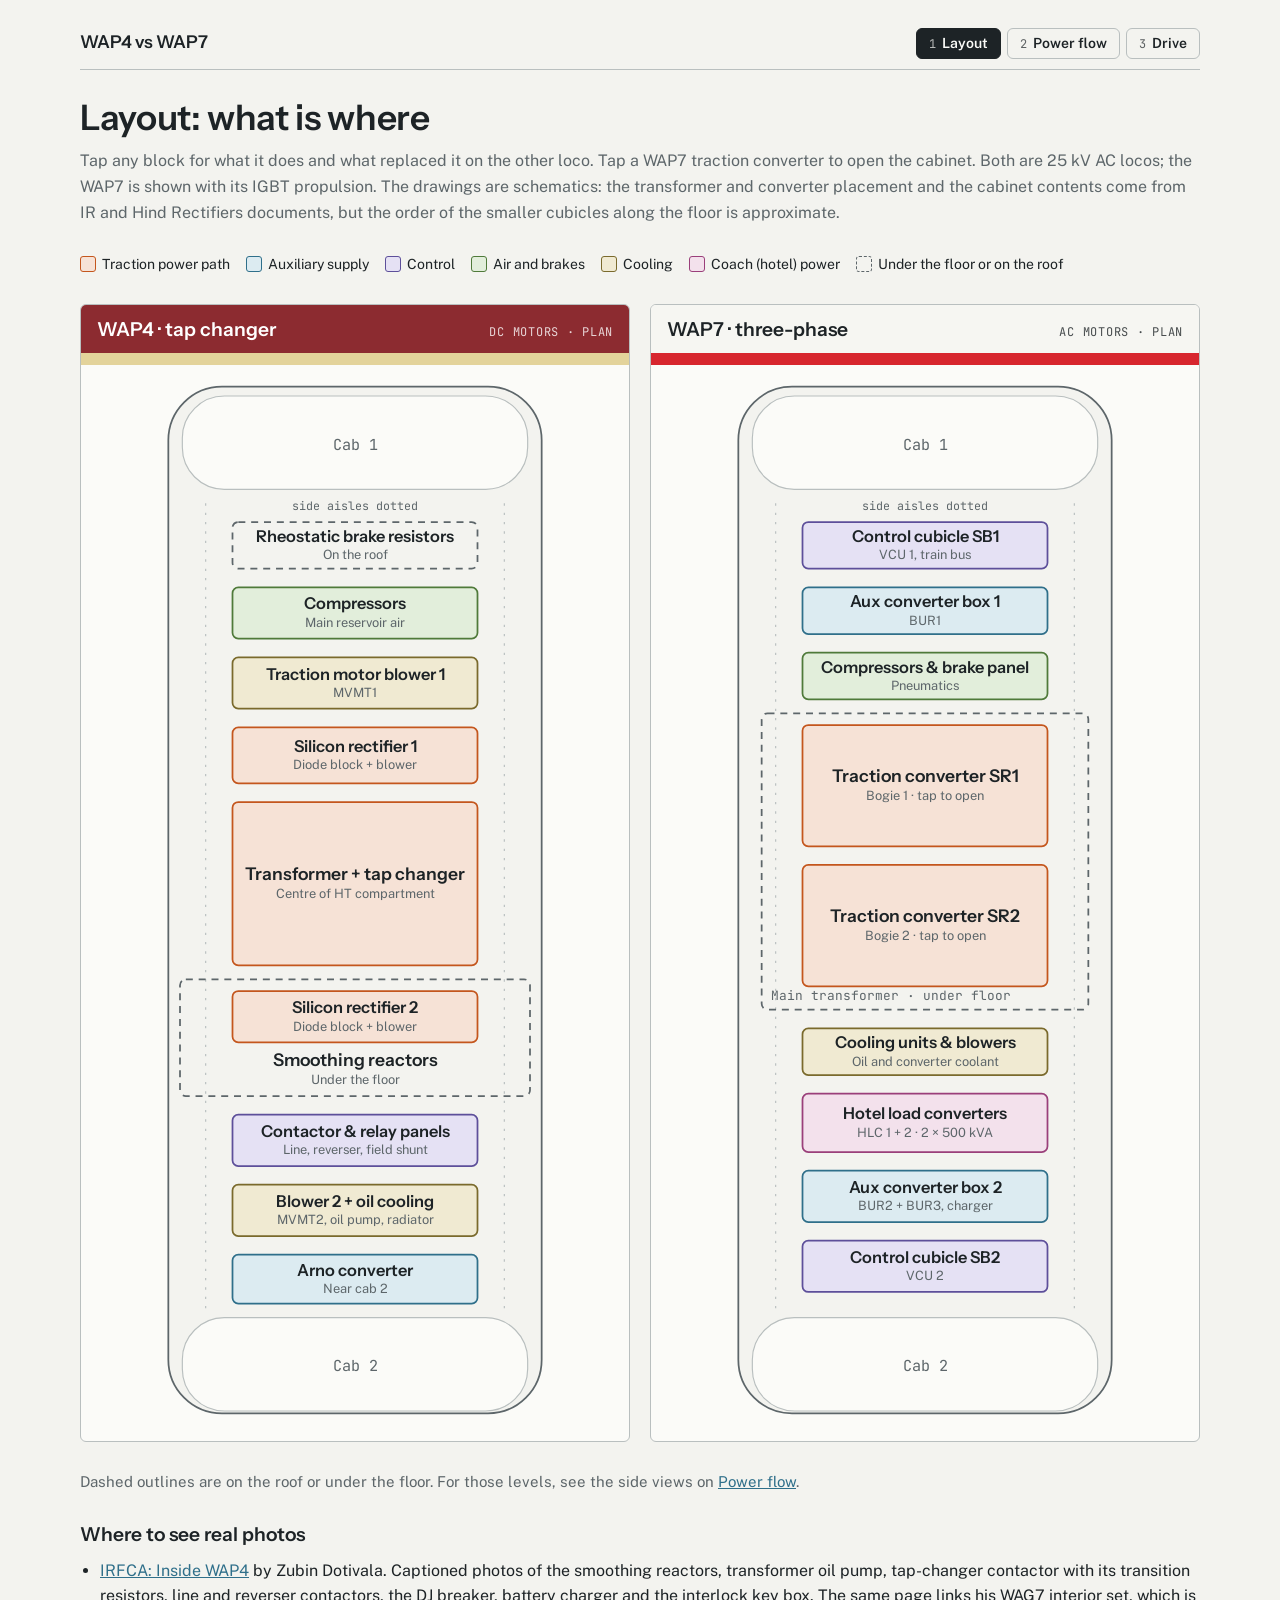
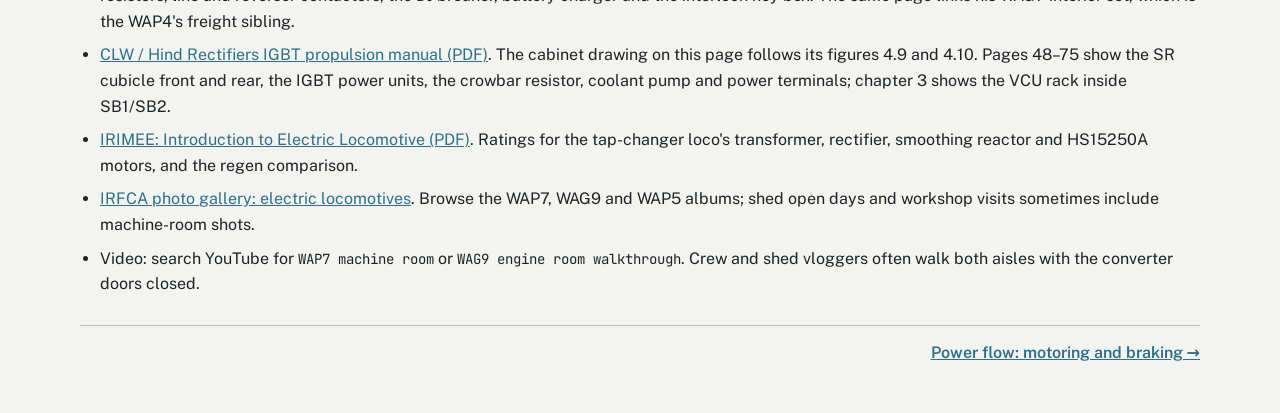
<file: index.html>
<!doctype html>
<html lang="en">
<head>
<meta charset="utf-8">
<meta name="viewport" content="width=device-width, initial-scale=1, viewport-fit=cover">
<meta name="description" content="Tappable plan and side views of the WAP4 and IGBT WAP7 locomotive machine rooms, with the WAP7 traction converter cabinet opened up.">
<style>:root{color-scheme:light}body{margin:0}img{max-width:100%}[hidden]{display:none!important}</style>
<title>WAP4 vs WAP7 Machine Rooms</title>
<link rel="preconnect" href="https://fonts.googleapis.com">
<link rel="stylesheet" href="https://fonts.googleapis.com/css2?family=Instrument+Sans:wght@500;600&family=Public+Sans:wght@400;600&family=JetBrains+Mono:wght@400;600&display=swap">
<link rel="stylesheet" href="style.css">
</head>
<body>
<div class="wrap">
  <nav class="site" aria-label="Pages">
    <a class="brand" href="./">WAP4 vs WAP7</a>
    <div class="tabs">
      <a href="./" aria-current="page"><span>1</span>Layout</a>
      <a href="power.html"><span>2</span>Power flow</a>
      <a href="drive.html"><span>3</span>Drive</a>
    </div>
  </nav>
  <header>
    <h1>Layout: what is where</h1>
    <p class="lede">Tap any block for what it does and what replaced it on the other loco. Tap a WAP7 traction converter to open the cabinet. Both are 25 kV AC locos; the WAP7 is shown with its IGBT propulsion. The drawings are schematics: the transformer and converter placement and the cabinet contents come from IR and Hind Rectifiers documents, but the order of the smaller cubicles along the floor is approximate.</p>
  </header>

  <div class="legend" aria-label="Legend">
    <span><i class="sw" style="background:var(--power-bg);border-color:var(--power)"></i>Traction power path</span>
    <span><i class="sw" style="background:var(--aux-bg);border-color:var(--aux)"></i>Auxiliary supply</span>
    <span><i class="sw" style="background:var(--ctrl-bg);border-color:var(--ctrl)"></i>Control</span>
    <span><i class="sw" style="background:var(--air-bg);border-color:var(--air)"></i>Air and brakes</span>
    <span><i class="sw" style="background:var(--cool-bg);border-color:var(--cool)"></i>Cooling</span>
    <span><i class="sw" style="background:var(--hotel-bg);border-color:var(--hotel)"></i>Coach (hotel) power</span>
    <span><i class="sw dash"></i>Under the floor or on the roof</span>
  </div>

  <div class="layoutgrid">
    <figure class="liv4">
      <figcaption class="livhead"><h2>WAP4 · tap changer</h2><span class="note">DC motors · plan</span></figcaption>
      <svg class="plan" id="p4" viewBox="0 0 360 900" role="img" aria-label="Schematic floor plan of a WAP4 locomotive"></svg>
    </figure>
    <figure class="liv7">
      <figcaption class="livhead"><h2>WAP7 · three-phase</h2><span class="note">AC motors · plan</span></figcaption>
      <svg class="plan" id="p7" viewBox="0 0 360 900" role="img" aria-label="Schematic floor plan of a WAP7 locomotive"></svg>
    </figure>
    <dialog class="panel pop" id="panel" aria-labelledby="ptitle"></dialog>
  </div>
  <p class="cap">Dashed outlines are on the roof or under the floor. For those levels, see the side views on <a href="power.html">Power flow</a>.</p>


  <section class="sources">
    <h2>Where to see real photos</h2>
    <ul>
      <li><a href="https://irfca.org/members/sites/zubin/WAP4.html">IRFCA: Inside WAP4</a> by Zubin Dotivala. Captioned photos of the smoothing reactors, transformer oil pump, tap-changer contactor with its transition resistors, line and reverser contactors, the DJ breaker, battery charger and the interlock key box. The same page links his WAG7 interior set, which is the WAP4's freight sibling.</li>
      <li><a href="https://clw.indianrailways.gov.in/uploads/3phase/Operatinal%20%26%20maintance%20%26%20troubleshoting%20manual.pdf">CLW / Hind Rectifiers IGBT propulsion manual (PDF)</a>. The cabinet drawing on this page follows its figures 4.9 and 4.10. Pages 48–75 show the SR cubicle front and rear, the IGBT power units, the crowbar resistor, coolant pump and power terminals; chapter 3 shows the VCU rack inside SB1/SB2.</li>
      <li><a href="https://rskr.irimee.in/sites/default/files/Electric%20Locomotive.pdf">IRIMEE: Introduction to Electric Locomotive (PDF)</a>. Ratings for the tap-changer loco's transformer, rectifier, smoothing reactor and HS15250A motors, and the regen comparison.</li>
      <li><a href="https://irfca.org/gallery/Locos/Electric/">IRFCA photo gallery: electric locomotives</a>. Browse the WAP7, WAG9 and WAP5 albums; shed open days and workshop visits sometimes include machine-room shots.</li>
      <li>Video: search YouTube for <code>WAP7 machine room</code> or <code>WAG9 engine room walkthrough</code>. Crew and shed vloggers often walk both aisles with the converter doors closed.</li>
    </ul>
  </section>

  <nav class="pager" aria-label="Next page"><span></span><a href="power.html">Power flow: motoring and braking →</a></nav>
</div>

<script src="common.js"></script>
<script>
const W4=[
 {id:"rb4",y:126,h:40,cat:"power",off:true,t:"Rheostatic brake resistors",s:"On the roof",d:"Resistor grids that burn off braking energy as heat, cooled by a blower. Braking effort falls away at low speed because the grid current limits it.",vs:"WAP7: braking is regenerative through the traction converters, so energy goes back to the overhead line. Its only resistor is the crowbar, for voltage spikes."},
 {id:"cp4",y:182,h:44,cat:"air",t:"Compressors",s:"Main reservoir air",d:"Motor-driven compressors fed with 3-phase power from the Arno, plus the brake equipment and cut-out cocks.",vs:"WAP7: same job, with the compressors run from the IGBT auxiliary converters and a modern brake panel."},
 {id:"mv4a",y:242,h:44,cat:"cool",t:"Traction motor blower 1",s:"MVMT1",d:"Forces air down to the DC traction motors on bogie 1.",vs:"WAP7: one blower per bogie as well, but its speed is varied by the auxiliary converter to save energy."},
 {id:"rc4a",y:302,h:48,cat:"power",t:"Silicon rectifier 1",s:"Diode block + blower",d:"A passive bridge of S18FN350 diodes, 64 per bridge, rated about 2700 A and 1050 V per block. It turns the transformer's AC into DC for the motors, has no control of its own, and is cooled by a dedicated blower.",vs:"WAP7: replaced by the line converters inside SR1/SR2, which are controlled switches and can run power in reverse for regen."},
 {id:"tr4",y:366,h:140,cat:"power",t:"Transformer + tap changer",s:"Centre of HT compartment",d:"A 12.2-tonne oil-cooled transformer standing inside the loco, rated about 5400 kVA, with the tap changer (GR) on top. 32 tap positions raise the motor voltage in roughly 32 V steps, notch by notch, using contactors and transition resistors.",vs:"WAP7: the transformer is slung under the floor and has no taps. Voltage control happens electronically in the line converters."},
 {id:"rc4b",y:528,h:44,cat:"power",t:"Silicon rectifier 2",s:"Diode block + blower",d:"Second diode bridge, paralleled with the first on the AC side.",vs:"WAP7: line converters in SR1/SR2."},
 {id:"sl4",y:518,h:100,cat:"power",off:true,x:30,w:300,t:"Smoothing reactors",s:"Under the floor",d:"SL-30 iron-cored coils, about 2.7 mH, rated 1250 V and 1050 A. They smooth the bumpy rectified DC before it reaches the motors, each with its own blower.",vs:"WAP7: the DC-link capacitor bank and the 100 Hz resonant filter do this job."},
 {id:"ct4",y:634,h:44,cat:"ctrl",t:"Contactor & relay panels",s:"Line, reverser, field shunt",d:"Electromagnetic contactors and relays: line contactors, the reverser, braking changeover, and the field-weakening contactors behind the driver's MPS lever. The interlock key box sits nearby.",vs:"WAP7: SB1/SB2 cabinets with the VCU computers. Direction and field weakening are software in the inverters."},
 {id:"mv4b",y:694,h:44,cat:"cool",t:"Blower 2 + oil cooling",s:"MVMT2, oil pump, radiator",d:"Second traction motor blower, plus the pump and radiator blower that cool the transformer oil.",vs:"WAP7: cooling units that handle both transformer oil and the converter coolant."},
 {id:"ar4",y:754,h:42,cat:"aux",t:"Arno converter",s:"Near cab 2",d:"A rotating machine that turns the single-phase 415 V auxiliary winding into 3-phase for blowers and compressors. Many units were later retrofitted with static converters.",vs:"WAP7: three IGBT auxiliary converters (BUR1–3) in two boxes, giving variable-frequency power."}
];
const W7=[
 {id:"sb1",y:126,h:40,cat:"ctrl",t:"Control cubicle SB1",s:"VCU 1, train bus",d:"Low-voltage cabinet with Vehicle Control Unit 1: a rack of 6U cards (processor, digital and analog I/O, power supplies) in a sealed case with a heat exchanger. It also holds the train-bus module for multiple-unit working.",vs:"WAP4: relay and contactor panels, with the driver doing the logic by hand."},
 {id:"bur1",y:182,h:40,cat:"aux",t:"Aux converter box 1",s:"BUR1",d:"130 kVA IGBT converter that makes 415 V 3-phase at variable frequency from the transformer's 1000 V auxiliary winding. Air-cooled by the machine-room blowers.",vs:"WAP4: the Arno rotary converter."},
 {id:"cp7",y:238,h:40,cat:"air",t:"Compressors & brake panel",s:"Pneumatics",d:"Air supply and the electro-pneumatic brake panel.",vs:"WAP4: similar compressors on Arno power."},
 {id:"tr7",y:290,h:254,cat:"power",off:true,x:40,w:280,t:"",s:"",name:"Main transformer",d:"An oil-cooled transformer slung under the middle of the underframe. It has four 1269 V traction windings (two per converter), a 1000 V auxiliary winding and a filter winding, and its tank also holds the 100 Hz resonant chokes for the converters. On WAP7s built for head-on generation (HOG) there is no separate hotel transformer: the main transformer carries hotel load windings instead. The 7775 kVA version has two, 622.5 kVA at 960 V, one per hotel load converter; the first HOG locos had a single 945 kVA, 750 V winding.",vs:"WAP4: a transformer standing inside the HT compartment, with a tap changer on top."},
 {id:"sr1",y:300,h:104,cat:"power",t:"Traction converter SR1",s:"Bogie 1 · tap to open",cab:true,d:"A 2.7-tonne stainless-steel cabinet, about 2.1 m tall and 1.1 m deep, holding the whole power chain for bogie 1: line converters, DC link and three motor inverters. The drawing below opens it up.",vs:"WAP4: diode rectifier, smoothing reactor, tap changer and contactors, spread over several boxes."},
 {id:"sr2",y:420,h:104,cat:"power",t:"Traction converter SR2",s:"Bogie 2 · tap to open",cab:true,d:"Identical to SR1 and feeds the three motors on bogie 2. If one converter fails, the loco can carry on with the other.",vs:"WAP4: one shared rectifier set for all six motors."},
 {id:"cl7",y:560,h:40,cat:"cool",t:"Cooling units & blowers",s:"Oil and converter coolant",d:"Radiators and blowers for the transformer oil and for the converters' water-glycol coolant, plus the traction motor blowers. The IGBT retrofit reused the radiator section that once cooled oil-filled GTO converters.",vs:"WAP4: separate blowers for motors, rectifiers and smoothing reactors."},
 {id:"hlc",y:616,h:50,cat:"hotel",t:"Hotel load converters",s:"HLC 1 + 2 · 2 × 500 kVA",d:"Coach power for head-on generation (HOG). Two 500 kVA IGBT converters, each fed from its own hotel load winding in the main transformer, turn single-phase AC into 750 V, 3-phase, 50 Hz for the train; each coach steps it down to 415 V. Inside each: input and pre-charge contactors, a line converter, a DC link, an inverter, then a sine filter and an RC filter to clean up the output. Forced-air cooled, in stainless-steel cubicles. The output leaves through inter-vehicle (IV) couplers at both ends of the loco. The driver closes the input contactor with the BLHO switch on the desk, and has to close it again after every neutral section. Only on WAP7s built or fitted for HOG; the position along the floor here is approximate.",vs:"WAP4: no coach supply. Its trains take coach power from generator cars with diesel sets at the ends of the rake (end-on generation)."},
 {id:"bur2",y:682,h:44,cat:"aux",t:"Aux converter box 2",s:"BUR2 + BUR3, charger",d:"Two more 130 kVA auxiliary converters and the battery charger. Loads are shared so the loco keeps running if one BUR is isolated.",vs:"WAP4: Arno converter and a separate battery charger."},
 {id:"sb2",y:742,h:44,cat:"ctrl",t:"Control cubicle SB2",s:"VCU 2",d:"Second VCU, running as a backup that can take over the master role.",vs:"WAP4: no equivalent."}
];

const PARTS=[
 {id:"crow",x:120,y:14,w:140,h:28,cat:"power",t:"Crowbar resistor",s:"",d:"A 2.5 Ω resistor on the cabinet roof behind an open grid, cooled by machine-room air. A chopper leg switches it in when the DC link spikes, for example on wheel slip or pantograph bounce. It can take about 1 MJ per event, a few in a row, then needs ten minutes to cool. It also drains the DC link in under 2 seconds at shutdown. It does not absorb braking energy."},
 {id:"caps",x:30,y:62,w:200,h:44,cat:"power",t:"DC-link capacitors",s:"2800 V bank",d:"The DC link itself: a bank of large capacitor cans on flat laminated copper busbars, held at about 2800 V. It is the buffer between the line converters and the inverters. Passive discharge resistors bring it below 60 V within 10 minutes once the converter is off, and a mid-point earthing divider with current sensors watches for earth faults."},
 {id:"mipu",x:30,y:118,w:200,h:64,cat:"power",t:"Inverter units ×5",s:"MIPU · 4 IGBTs each",d:"Each unit is four 4500 V, 1200 A IGBTs on a liquid-cooled plate, with their gate drivers, about 42 kg. Five units give ten switching legs: three per motor for the three motors, plus the crowbar chopper leg. They switch at 100–400 Hz and produce 0–2180 V at 0–175 Hz, 370 A per motor continuous. In braking the same legs rectify the motors' output back into the DC link."},
 {id:"lcpu",x:30,y:194,w:200,h:64,cat:"power",t:"Line converter units ×4",s:"LCPU · 4 IGBTs each",d:"Same hardware as the inverter units, but each unit's four IGBTs are paralleled into one heavy phase leg, with master-slave gate drivers so the current shares evenly. Two units make one 4-quadrant converter on one 1269 V transformer winding; the cabinet has two such converters, switching at 250 Hz and interleaved so the line sees a clean sine wave at unity power factor."},
 {id:"hx",x:30,y:270,w:200,h:50,cat:"cool",t:"Heat exchangers + fans",s:"Water-to-air, inside",d:"The power compartment is sealed (IP54). Two internal water-to-air heat exchangers with fans stir the air inside it, cooling the capacitors, busbars and cables that are not on cold plates."},
 {id:"pump",x:30,y:332,w:200,h:50,cat:"cool",t:"Coolant pump & vessel",s:"Water-ethylene glycol",d:"A pump on the cabinet's left wall drives a water-ethylene glycol mix through the IGBT cold plates and out to the loco's radiator. The loop carries away up to about 49 kW of losses at about 60 °C inlet. An expansion tank with a level gauge sits beside it."},
 {id:"ctl",x:246,y:62,w:104,h:84,cat:"ctrl",t:"Control rack",s:"TCU cards",d:"The converter's own computer: DSP processor cards, fibre-optic PWM links to every gate driver, speed-sensor and analog input cards, and an MVB link to the loco's VCUs. It regulates the DC link, runs the motor control and trips the converter on faults. Rated for −40 to +85 °C."},
 {id:"k1",x:246,y:158,w:104,h:54,cat:"power",t:"Contactors",s:"Main + pre-charge",d:"The pre-charge contactor closes first, feeding the DC link through charging resistors so the capacitors fill gently. Then the main contactor closes and the converter runs. Some voltage and current sensors share this compartment."},
 {id:"k2",x:246,y:220,w:104,h:54,cat:"ctrl",t:"Earthing switch",s:"+ voltage LED",d:"Shorts and grounds the DC link and resonant capacitors for maintenance. It is part of the colour-coded key interlock: the cabinet door keys are only released once both converters' earthing switches are closed. An LED above it flashes while dangerous voltage remains."},
 {id:"res",x:246,y:282,w:104,h:44,cat:"power",t:"Resonant caps",s:"100 Hz filter",d:"Single-phase rectification makes the DC link ripple at twice line frequency. These capacitors, with the choke inside the transformer tank, form a filter tuned to 100 Hz that soaks that ripple up."},
 {id:"term",x:246,y:334,w:104,h:48,cat:"aux",t:"Power terminals",s:"Cable entry",d:"Where the heavy cables bolt on: 320 mm² cables from the two transformer windings and the resonant choke, and 2 × 120 mm² cables per phase out to each of the three motors."}
];
const all={};
function drawPlan(svg,list,loco){
  svg.append(el("rect",{x:20,y:10,width:320,height:880,rx:46,fill:"var(--bg)",stroke:"var(--muted)","stroke-width":1.5}));
  for(const [y,lab] of [[18,"Cab 1"],[808,"Cab 2"]]){
    svg.append(el("rect",{x:32,y,width:296,height:80,rx:36,fill:"var(--paper)",stroke:"var(--line)"}));
    txt(svg,180,y+46,lab,{fill:"var(--muted)",f:"var(--mono)",size:13});
  }
  for(const x of [52,308])svg.append(el("line",{x1:x,y1:110,x2:x,y2:800,stroke:"var(--line)","stroke-dasharray":"2 6"}));
  const order=[...list].sort((a,b)=>(b.off?1:0)-(a.off?1:0));
  for(const b of order){
    const g=el("g",{class:"blk",tabindex:0,role:"button","aria-label":b.name||b.t});
    const x=b.x??75,w=b.w??210;
    g.append(el("rect",{x,y:b.y,width:w,height:b.h,rx:5,fill:b.off?"none":`var(--${b.cat}-bg)`,stroke:b.off?"var(--muted)":`var(--${b.cat})`,"stroke-width":1.5,"stroke-dasharray":b.off?"6 5":"none"}));
    if(b.t){
      const low=b.id==="sl4";const cy=low?b.y+b.h-12:b.y+b.h/2;
      const t1=el("text",{x:x+w/2,y:low?cy-14:cy-(b.s?3:-5),"text-anchor":"middle",fill:"var(--ink)","font-family":"var(--display)","font-weight":600,"font-size":b.h>=60?15:14});t1.textContent=b.t;g.append(t1);
      if(b.s){const t2=el("text",{x:x+w/2,y:low?cy+2:cy+12,"text-anchor":"middle",fill:"var(--muted)","font-size":11});t2.textContent=b.s;g.append(t2)}
    }else{
      const t=el("text",{x:x+8,y:b.y+b.h-8,fill:"var(--muted)","font-family":"var(--mono)","font-size":11});t.textContent="Main transformer · under floor";g.append(t);
    }
    g.addEventListener("click",()=>pick(loco,b.id));
    g.addEventListener("keydown",e=>{if(e.key==="Enter"||e.key===" "){e.preventDefault();pick(loco,b.id)}});
    svg.append(g);all[b.id]={b,g,loco};
  }
  txt(svg,180,116,"side aisles dotted",{fill:"var(--muted)",f:"var(--mono)",size:10});
}
const names={power:"Traction power path",aux:"Auxiliary supply",ctrl:"Control",air:"Air and brakes",cool:"Cooling",hotel:"Coach (hotel) power"};
function cabinet(which){
  const wrap=document.createElement("div");wrap.className="cab";
  const svg=el("svg",{viewBox:"0 0 380 400",role:"img","aria-label":`Front view of the ${which} IGBT traction converter cabinet`});
  svg.append(el("rect",{x:20,y:48,width:340,height:342,rx:6,fill:"var(--bg)",stroke:"var(--muted)","stroke-width":2}));
  svg.append(el("line",{x1:238,y1:48,x2:238,y2:390,stroke:"var(--muted)","stroke-width":1.5}));
  for(let i=0;i<7;i++)svg.append(el("line",{x1:128+i*20,y1:14,x2:128+i*20,y2:42,stroke:"var(--power)","stroke-width":1,opacity:.5}));
  const info=document.createElement("div");info.className="partinfo";
  const gs={};
  for(const p of PARTS){
    const g=el("g",{class:"part",tabindex:0,role:"button","aria-label":p.t});
    g.append(el("rect",{x:p.x,y:p.y,width:p.w,height:p.h,rx:4,fill:`var(--${p.cat}-bg)`,stroke:`var(--${p.cat})`,"stroke-width":1.5,"fill-opacity":p.id==="crow"?.85:1}));
    if(p.id==="mipu"||p.id==="lcpu"){const n=p.id==="mipu"?5:4;for(let i=0;i<n;i++)g.append(el("rect",{x:p.x+8+i*(184/n),y:p.y+36,width:184/n-6,height:20,rx:2,fill:"var(--paper)",stroke:`var(--${p.cat})`}))}
    const ty=(p.id==="mipu"||p.id==="lcpu")?p.y+16:p.y+p.h/2-(p.s?2:-4);
    const t1=el("text",{x:p.x+p.w/2,y:ty,"text-anchor":"middle",fill:"var(--ink)","font-weight":600,"font-size":12});t1.textContent=p.t;g.append(t1);
    if(p.s){const t2=el("text",{x:p.x+p.w/2,y:ty+14,"text-anchor":"middle",fill:"var(--muted)","font-size":11});t2.textContent=p.s;g.append(t2)}
    const go=()=>{for(const k in gs)gs[k].classList.toggle("on",k===p.id);info.innerHTML=`<div class="tag" style="color:var(--${p.cat})">${which} cabinet · ${names[p.cat]}</div><h4>${p.t}</h4><p>${p.d}</p>`};
    g.addEventListener("click",go);g.addEventListener("keydown",e=>{if(e.key==="Enter"||e.key===" "){e.preventDefault();go()}});
    svg.append(g);gs[p.id]=g;
    if(p.id==="caps")go();
  }
  wrap.append(svg,info);
  const foot=document.createElement("p");foot.className="vs";foot.style.gridColumn="1/-1";
  foot.textContent="Front view after Hind Rectifiers' HR-TC2400AC (figures 4.9–4.10), simplified. Medha, BHEL and other makes fit the same mounting points and cable connections, so their outside is similar but the inner layout differs. Tap a part.";
  wrap.append(foot);
  return wrap;
}
const panel=document.getElementById("panel");
function pick(loco,id){
  for(const k in all)all[k].g.classList.toggle("on",k===id);
  const {b}=all[id];
  const p=panel;
  p.className="panel pop liv"+loco.slice(-1);
  p.innerHTML=`<div class="tag livhead"><span>${loco}</span><button type="button" class="x" aria-label="Close">×</button></div><div class="tag" style="color:var(--${b.cat})">${names[b.cat]}${b.off?" · under floor or on roof":""}</div><h3 id="ptitle">${b.name||b.t}</h3><p>${b.d}</p><p class="vs">${b.vs}</p>`;
  if(b.cab)p.append(cabinet(id.toUpperCase()));
  p.querySelector(".x").onclick=()=>p.close();
  if(!p.open)p.showModal();
  p.scrollTop=0;
}
// close on a click on the backdrop, i.e. outside the dialog's box
panel.addEventListener("click",e=>{if(e.target!==panel)return;const r=panel.getBoundingClientRect();if(e.clientX<r.left||e.clientX>r.right||e.clientY<r.top||e.clientY>r.bottom)panel.close()});
panel.addEventListener("close",()=>{for(const k in all)all[k].g.classList.remove("on")});
drawPlan(document.getElementById("p4"),W4,"WAP4");
drawPlan(document.getElementById("p7"),W7,"WAP7");
</script>
</body>
</html>
</file>
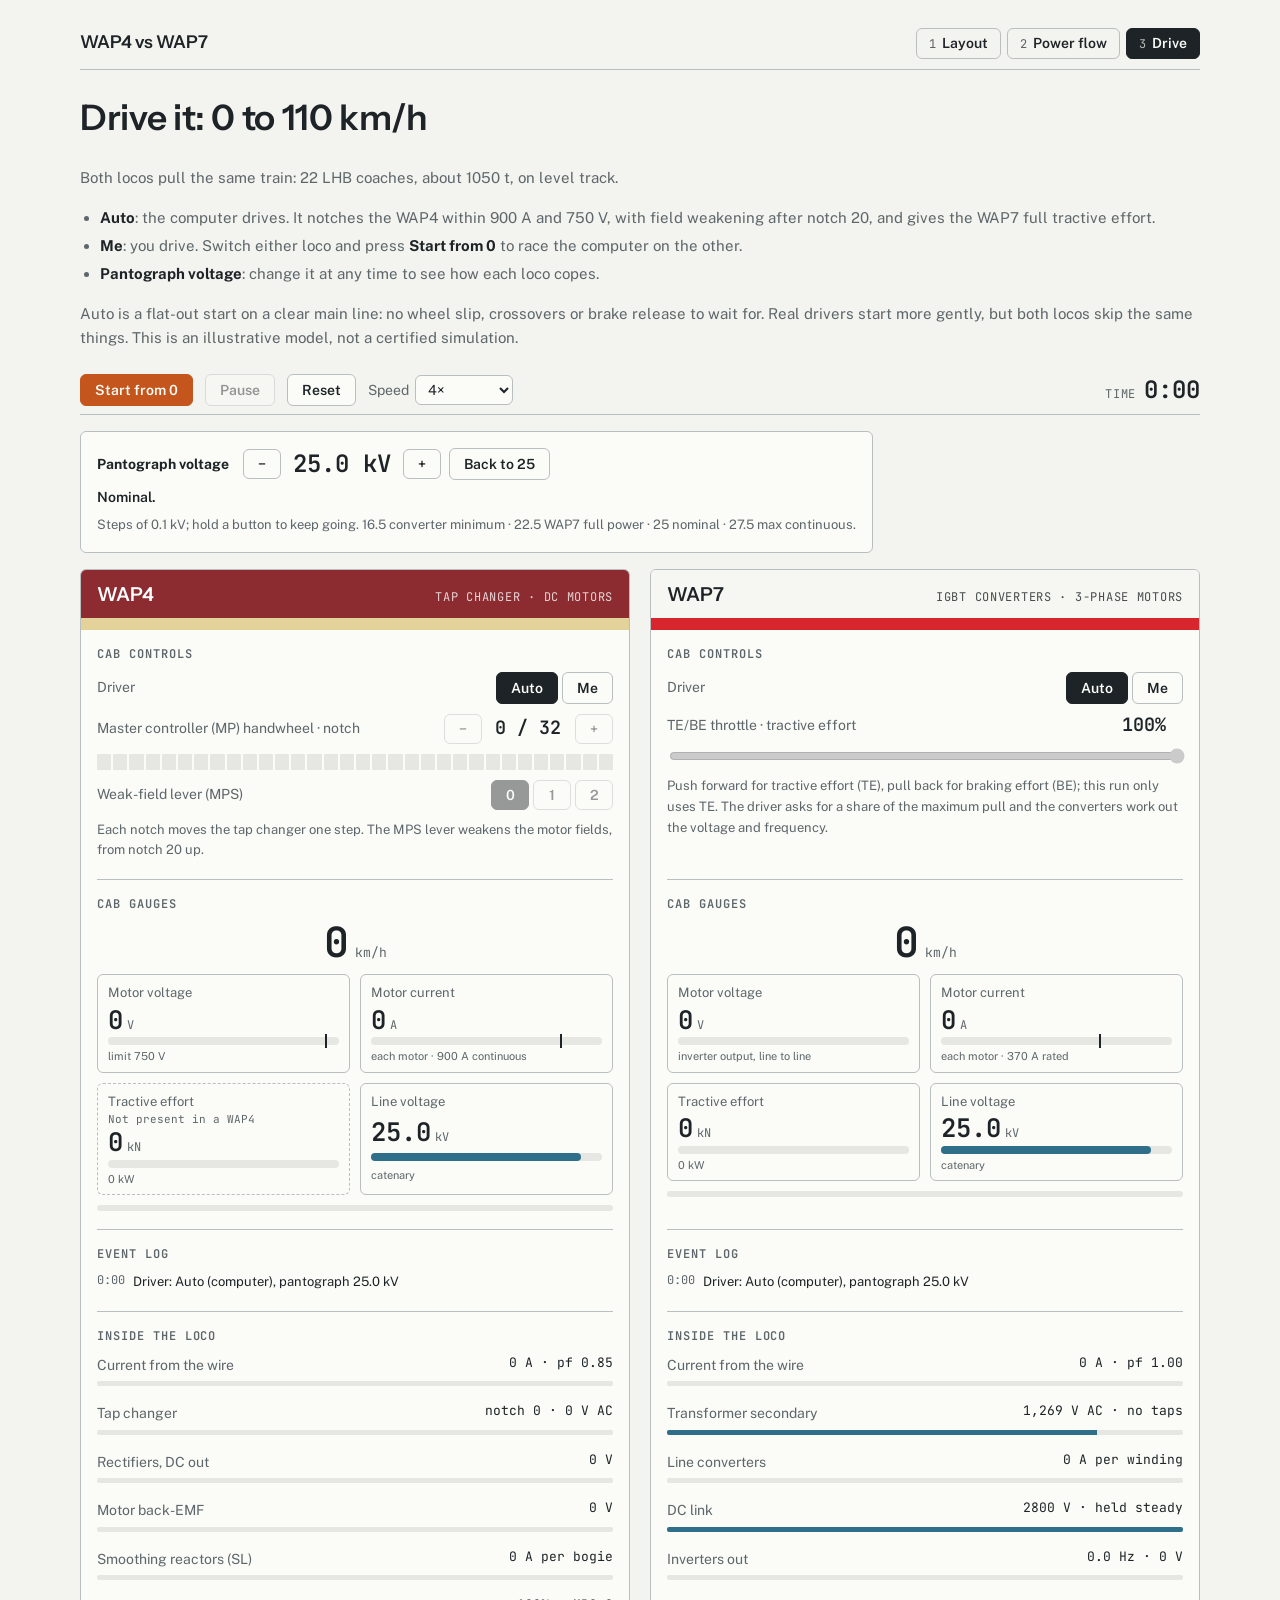
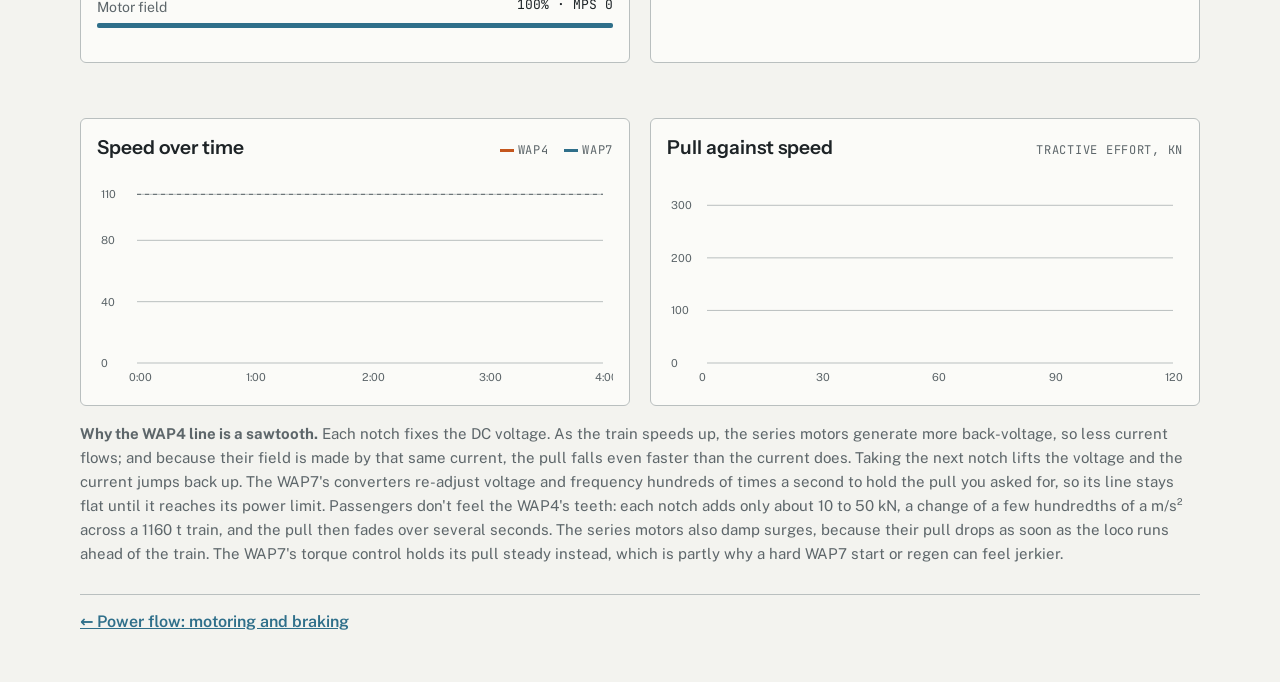
<file: drive.html>
<!doctype html>
<html lang="en">
<head>
<meta charset="utf-8">
<meta name="viewport" content="width=device-width, initial-scale=1, viewport-fit=cover">
<meta name="description" content="Drive a WAP4 and an IGBT WAP7 side by side from 0 to 110 km/h and watch what the tap changer and the converters do with line voltage.">
<style>:root{color-scheme:light}body{margin:0}img{max-width:100%}[hidden]{display:none!important}</style>
<title>WAP4 vs WAP7 Driving Simulator</title>
<link rel="preconnect" href="https://fonts.googleapis.com">
<link rel="stylesheet" href="https://fonts.googleapis.com/css2?family=Instrument+Sans:wght@500;600&family=Public+Sans:wght@400;600&family=JetBrains+Mono:wght@400;600&display=swap">
<link rel="stylesheet" href="style.css">
</head>
<body>
<div class="wrap">
  <nav class="site" aria-label="Pages">
    <a class="brand" href="./">WAP4 vs WAP7</a>
    <div class="tabs">
      <a href="./"><span>1</span>Layout</a>
      <a href="power.html"><span>2</span>Power flow</a>
      <a href="drive.html" aria-current="page"><span>3</span>Drive</a>
    </div>
  </nav>
  <header>
    <h1>Drive it: 0 to 110 km/h</h1>
  </header>

  <section class="sim" id="sim">
    <p class="cap">Both locos pull the same train: 22 LHB coaches, about 1050 t, on level track.</p>
    <ul class="howto">
      <li><b>Auto</b>: the computer drives. It notches the WAP4 within 900 A and 750 V, with field weakening after notch 20, and gives the WAP7 full tractive effort.</li>
      <li><b>Me</b>: you drive. Switch either loco and press <b>Start from 0</b> to race the computer on the other.</li>
      <li><b>Pantograph voltage</b>: change it at any time to see how each loco copes.</li>
    </ul>
    <p class="cap">Auto is a flat-out start on a clear main line: no wheel slip, crossovers or brake release to wait for. Real drivers start more gently, but both locos skip the same things. This is an illustrative model, not a certified simulation.</p>

    <div class="simbar">
      <button type="button" class="btn primary" id="simrun">Start from 0</button>
      <button type="button" class="btn" id="simpause">Pause</button>
      <button type="button" class="btn" id="simreset">Reset</button>
      <label class="inl" for="tscale">Speed
        <select id="tscale"><option value="1">Real time</option><option value="4" selected>4×</option><option value="10">10×</option><option value="20">20×</option></select></label>
      <div class="clock"><span>Time</span><output id="clock" aria-live="off">0:00</output></div>
    </div>

    <div class="ohe card">
      <div class="ohectl">
        <b class="lbl">Pantograph voltage</b>
        <button type="button" class="btn sq" id="ohedn" aria-label="Lower line voltage by 0.1 kV">−</button>
        <output id="oheout" class="ohev" aria-live="polite">25.0 kV</output>
        <button type="button" class="btn sq" id="oheup" aria-label="Raise line voltage by 0.1 kV">+</button>
        <button type="button" class="btn" id="ohenom">Back to 25</button>
      </div>
      <div class="ohezone" id="ohezone"></div>
      <p class="hintsm">Steps of 0.1 kV; hold a button to keep going. 16.5 converter minimum · 22.5 WAP7 full power · 25 nominal · 27.5 max continuous.</p>
    </div>

    <div class="simgrid">
      <div class="card loco liv4" id="L4">
        <header class="livhead"><h2>WAP4</h2><span class="note">tap changer · DC motors</span></header>
        <section class="sect" aria-label="WAP4 cab controls">
          <div class="secthead">Cab controls</div>
          <div class="ctlrow"><span class="lbl">Driver</span>
            <span class="seg2" role="group" aria-label="WAP4 driver"><button type="button" class="btn" data-drv="w4" data-v="auto">Auto</button><button type="button" class="btn" data-drv="w4" data-v="me">Me</button></span></div>
          <div class="ctlrow"><span class="lbl">Master controller (MP) handwheel · notch</span>
            <span class="stepper"><button type="button" class="btn sq" id="n4dn" aria-label="Notch down">−</button>
            <output id="n4out" class="big">0 / 32</output>
            <button type="button" class="btn sq" id="n4up" aria-label="Notch up">+</button></span></div>
          <div class="ladder" id="ladder" aria-hidden="true"></div>
          <div class="ctlrow"><span class="lbl">Weak-field lever (MPS)</span>
            <span class="seg2" role="group" aria-label="Weak-field lever position">
              <button type="button" class="btn sq" data-mps="0">0</button><button type="button" class="btn sq" data-mps="1">1</button><button type="button" class="btn sq" data-mps="2">2</button></span></div>
          <p class="hintsm">Each notch moves the tap changer one step. The MPS lever weakens the motor fields, from notch 20 up.</p>
        </section>
        <section class="sect" aria-label="WAP4 cab gauges">
          <div class="secthead">Cab gauges</div>
          <div class="speedo"><span id="v4">0</span><small>km/h</small></div>
          <div class="gauges" id="g4"></div>
          <div class="flowbar" id="fb4" aria-hidden="true"></div>
          <div class="warn" id="w4" role="status"></div>
        </section>
        <section class="sect" aria-label="WAP4 event log">
          <div class="secthead">Event log</div>
          <ul class="log" id="log4"></ul>
        </section>
        <section class="sect" aria-label="Inside the WAP4">
          <div class="secthead">Inside the loco</div>
          <div class="rows" id="r4"></div>
        </section>
      </div>
      <div class="card loco liv7" id="L7">
        <header class="livhead"><h2>WAP7</h2><span class="note">IGBT converters · 3-phase motors</span></header>
        <section class="sect" aria-label="WAP7 cab controls">
          <div class="secthead">Cab controls</div>
          <div class="ctlrow"><span class="lbl">Driver</span>
            <span class="seg2" role="group" aria-label="WAP7 driver"><button type="button" class="btn" data-drv="w7" data-v="auto">Auto</button><button type="button" class="btn" data-drv="w7" data-v="me">Me</button></span></div>
          <div class="ctlrow"><label class="lbl" for="te7">TE/BE throttle · tractive effort</label><output id="te7out" class="big">100%</output></div>
          <input type="range" id="te7" min="0" max="100" step="5" value="100">
          <p class="hintsm">Push forward for tractive effort (TE), pull back for braking effort (BE); this run only uses TE. The driver asks for a share of the maximum pull and the converters work out the voltage and frequency.</p>
        </section>
        <section class="sect" aria-label="WAP7 cab gauges">
          <div class="secthead">Cab gauges</div>
          <div class="speedo"><span id="v7">0</span><small>km/h</small></div>
          <div class="gauges" id="g7"></div>
          <div class="flowbar" id="fb7" aria-hidden="true"></div>
          <div class="warn" id="w7" role="status"></div>
        </section>
        <section class="sect" aria-label="WAP7 event log">
          <div class="secthead">Event log</div>
          <ul class="log" id="log7"></ul>
        </section>
        <section class="sect" aria-label="Inside the WAP7">
          <div class="secthead">Inside the loco</div>
          <div class="rows" id="r7"></div>
        </section>
      </div>
    </div>

    <div class="result" id="result" role="status"></div>

    <div class="charts">
      <figure><figcaption><h2>Speed over time</h2><span class="note"><i class="key k4"></i>WAP4 <i class="key k7"></i>WAP7</span></figcaption><canvas id="ch1" height="220" aria-label="Speed against time for both locomotives"></canvas></figure>
      <figure><figcaption><h2>Pull against speed</h2><span class="note">tractive effort, kN</span></figcaption><canvas id="ch2" height="220" aria-label="Tractive effort against speed for both locomotives"></canvas></figure>
    </div>
    <p class="cap"><b>Why the WAP4 line is a sawtooth.</b> Each notch fixes the DC voltage. As the train speeds up, the series motors generate more back-voltage, so less current flows; and because their field is made by that same current, the pull falls even faster than the current does. Taking the next notch lifts the voltage and the current jumps back up. The WAP7's converters re-adjust voltage and frequency hundreds of times a second to hold the pull you asked for, so its line stays flat until it reaches its power limit. Passengers don't feel the WAP4's teeth: each notch adds only about 10 to 50 kN, a change of a few hundredths of a m/s² across a 1160 t train, and the pull then fades over several seconds. The series motors also damp surges, because their pull drops as soon as the loco runs ahead of the train. The WAP7's torque control holds its pull steady instead, which is partly why a hard WAP7 start or regen can feel jerkier.</p>
  </section>

  <nav class="pager" aria-label="Other pages"><a href="power.html">← Power flow: motoring and braking</a><span></span></nav>
</div>

<script>
(()=>{
const $=id=>document.getElementById(id);
const G=9.81,TRAIL=1050,M4=112.8,M7=123;
const ALPHA=[1,0.78,0.6],C4=15.9,R4=0.12,RM=0.04,ADH4=0.25*M4*G,TEMAX7=322,PMAX7=4500;
let lineV=25;
const res=(v,M)=>M*G*(1.2+0.01*v+0.00025*v*v)/1000;
const phi=I=>I/(I+300);
let S;
function init(){
  S={t:0,running:false,V:lineV,trace:[],lastTrace:-1,
    w4:{v:0,x:0,TE:0,n:0,mps:0,trip:false,lastAct:0,done:null,r:null,slip:false},
    w7:{v:0,x:0,TE:0,done:null,low:false,cp:false}};
  for(const id of ["log4","log7"])$(id).innerHTML="";
  $("result").textContent="";
  if(isAuto("w7"))teLogged=100;
  for(const k of ["w4","w7"])log(k==="w4"?"log4":"log7",`Driver: ${isAuto(k)?"Auto (computer)":"Me (you)"}, pantograph ${lineV.toFixed(1)} kV`);
}
function log(which,msg){
  const ul=$(which),li=document.createElement("li");
  li.innerHTML=`<span>${fmtT(S.t)}</span>${msg}`;ul.prepend(li);
  while(ul.children.length>8)ul.lastChild.remove();
}
const fmtT=t=>`${Math.floor(t/60)}:${String(Math.floor(t%60)).padStart(2,"0")}`;
const drv={w4:"auto",w7:"auto"};
const isAuto=k=>drv[k]==="auto";

function solve4(n,mps,v,V){
  const Vsec=1000*(n/32)*(V/22.5),U0=0.9*Vsec,a=ALPHA[mps];
  if(n===0)return{I:0,U0:0,Vsec:0,Um:0,TE:0};
  const f=I=>U0-R4*I-C4*v*a*phi(I);
  let lo=0,hi=8000;
  for(let k=0;k<40;k++){const m=(lo+hi)/2;f(m)>0?lo=m:hi=m}
  const I=lo,E=C4*v*a*phi(I);
  return{I,U0,Vsec,E,Um:E+RM*I,TE:6*0.94*C4*a*phi(I)*I*3.6/1000};
}
function step4(dt){
  const w=S.w4,M=M4+TRAIL;
  if(w.done&&isAuto("w4")){w.v=110;w.x+=110/3.6*dt;w.r=solve4(w.n,w.mps,110,S.V);w.TE=res(110,M);return}
  if(isAuto("w4")&&!w.trip&&S.t-w.lastAct>=1){
    const cur=solve4(w.n,w.mps,w.v,S.V);
    if(cur.Um>750&&w.n>0){w.n--;w.lastAct=S.t;log("log4",`Notch back to ${w.n}: motor voltage over 750 V`)}
    else{
      const up=w.n<32?solve4(w.n+1,w.mps,w.v,S.V):null;
      if(up&&up.I<=900&&up.Um<=750){w.n++;w.lastAct=S.t;if(w.n===1||w.n%4===0)log("log4",`Notch ${w.n}: tap changer steps up, ${Math.round(up.U0)} V DC`)}
      else if(w.n>=20&&w.mps<2){
        const fw=solve4(w.n,w.mps+1,w.v,S.V);
        if(fw.I<=900&&fw.Um<=750){w.mps++;w.lastAct=S.t;log("log4",`MPS ${w.mps}: field weakened to ${ALPHA[w.mps]*100}%, voltage drops, current rises`)}
      }
    }
  }
  let r=solve4(w.n,w.mps,w.v,S.V);
  if(!w.trip&&r.I>1000){w.trip=true;log("log4","Overload relay tripped: DJ opens. Notch back to 0 to reset.")}
  if(w.trip){if(w.n===0){w.trip=false;log("log4","DJ closed again")}else r={I:0,U0:0,Vsec:0,Um:0,TE:0}}
  w.slip=r.TE>ADH4;
  const TE=Math.min(r.TE,ADH4*0.95);
  w.r=r;w.TE=TE;
  const a=(TE-res(w.v,M))/(M*1.06);
  w.v=Math.max(0,w.v+a*dt*3.6);w.x+=w.v/3.6*dt;
  if(!w.done&&w.v>=110){w.done={t:S.t,x:w.x};log("log4","Reached 110 km/h")}
}
function step7(dt){
  const w=S.w7,M=M7+TRAIL,V=S.V;
  const dem=isAuto("w7")?1:+$("te7").value/100;
  const low=V<16.5;
  if(low!==w.low){w.low=low;log("log7",low?"Line below converter minimum: traction cut":"Line voltage back in range: traction restored")}
  if(w.done&&isAuto("w7")){w.v=110;w.x+=110/3.6*dt;w.TE=res(110,M);w.dem=w.TE/Math.min(TEMAX7,PMAX7*Math.min(1,V/22.5)/(110/3.6));return}
  const P=PMAX7*Math.min(1,V/22.5),vms=w.v/3.6;
  const cap=Math.min(TEMAX7,vms>0.01?P/vms:TEMAX7);
  const cp=vms>0.01&&P/vms<TEMAX7;
  if(cp&&!w.cp&&dem>0.5)log("log7",`Constant-power region from ${Math.round(w.v)} km/h: pull now falls with speed`);
  w.cp=cp;
  w.TE=low?0:dem*cap;w.dem=dem;
  const a=(w.TE-res(w.v,M))/(M*1.06);
  w.v=Math.max(0,w.v+a*dt*3.6);w.x+=w.v/3.6*dt;
  if(!w.done&&w.v>=110){w.done={t:S.t,x:w.x};log("log7","Reached 110 km/h")}
}
function d7(){
  const w=S.w7,V=S.V,vms=w.v/3.6,TE=w.TE;
  const Pm=TE*vms,Pl=Pm/0.92;
  const rps=vms/(Math.PI*1.092)*3.6,slip=TE>1?0.4+1.2*TE/TEMAX7:0;
  const f=w.v>0.05||TE>1?2*rps+slip:0;
  const Vout=TE>1||w.v>0.5?2180*Math.min(1,Math.max(f,1)/40):0;
  const It=TE>1?80+290*TE/TEMAX7:0,Ip=Vout>0?(Pm/6/0.94*1000)/(1.732*Vout*0.86):0;
  return{Pm,Iprim:Pl/V,Vsec:1269*V/25,Iw:Pl/4/(1.269*V/25),dc:V<16.5?0:2800,f,Vout,Im:Math.max(It,Ip),TE};
}

const R4rows=[["wire","Current from the wire"],["tap","Tap changer"],["rect","Rectifiers, DC out"],["emf","Motor back-EMF"],["sl","Smoothing reactors (SL)"],["fld","Motor field"]];
const R7rows=[["wire","Current from the wire"],["tr","Transformer secondary"],["lc","Line converters"],["dc","DC link"],["inv","Inverters out"]];
const G4=[["mv","Motor voltage","V",800,750],["ma","Motor current","A",1100,900],["te","Tractive effort","kN",330,null,"Not present in a WAP4"],["kv","Line voltage","kV",27.5,null]];
const G7=[["mv","Motor voltage","V",2400,null],["ma","Motor current","A",540,370],["te","Tractive effort","kN",330,null],["kv","Line voltage","kV",27.5,null]];
function mkGauges(id,list){
  $(id).innerHTML=list.map(([k,l,u,max,lim,absent])=>`<div class="gauge${absent?" absent":""}"><div class="gl">${l}${absent?`<span class="gnote">${absent}</span>`:""}</div><div class="gv"><span id="${id}-${k}">0</span><small>${u}</small></div><div class="gb"><i id="${id}-${k}-b"></i>${lim?`<b style="left:${lim/max*100}%" title="limit"></b>`:""}</div><div class="gs" id="${id}-${k}-s"></div></div>`).join("");
  $(id).dataset.max=JSON.stringify(Object.fromEntries(list.map(g=>[g[0],g[3]])));
}
function setGauge(id,k,val,sub,state){
  const max=JSON.parse($(id).dataset.max)[k];
  $(`${id}-${k}`).textContent=k==="kv"?val.toFixed(1):r0(val);
  $(`${id}-${k}-s`).textContent=sub||"";
  const b=$(`${id}-${k}-b`);b.style.width=Math.max(0,Math.min(1,val/max))*100+"%";
  b.className=state||"";$(`${id}-${k}`).parentElement.className="gv"+(state?" "+state:"");
}
function mkRows(id,rows){
  $(id).innerHTML=rows.map(([k,l])=>`<div class="row"><div class="rl">${l}</div><div class="rv" id="${id}-${k}">–</div><div class="m"><i id="${id}-${k}-m"></i></div></div>`).join("");
}
function setRow(id,k,txt,frac,bad,warn){
  $(`${id}-${k}`).textContent=txt;
  const m=$(`${id}-${k}-m`);m.style.width=Math.max(0,Math.min(1,frac))*100+"%";
  m.className=bad?"bad":warn?"warnm":"";
}
const r0=n=>Math.round(n).toLocaleString("en-IN");
function render(){
  $("clock").textContent=fmtT(S.t);
  const sp=$("simpause");sp.textContent=S.running||S.t===0?"Pause":"Resume";sp.disabled=!S.running&&S.t===0;
  const w=S.w4,r=w.r||{I:0,U0:0,Vsec:0,Um:0,TE:0},V=S.V;
  $("v4").textContent=r0(w.v);$("n4out").textContent=`${w.n} / 32`;
  [...$("ladder").children].forEach((c,i)=>c.classList.toggle("on",i<w.n));
  for(const b of document.querySelectorAll("[data-mps]"))b.setAttribute("aria-pressed",String(+b.dataset.mps===w.mps));
  const P4=6*r.Um*r.I/1000;
  setRow("r4","wire",`${r0(P4/0.97/V/0.85)} A · pf 0.85`,P4/0.97/V/0.85/260);
  setRow("r4","tap",`notch ${w.n} · ${r0(r.Vsec)} V AC`,w.n/32);
  setRow("r4","rect",`${r0(r.U0)} V`,r.U0/1100);
  setRow("r4","emf",r.E?`${r0(r.E)} V · gap ${r0(r.U0-r.E)} V`:"0 V",(r.E||0)/1100);
  setRow("r4","sl",`${r0(3*r.I)} A per bogie`,3*r.I/3000);
  setRow("r4","fld",`${ALPHA[w.mps]*100}% · MPS ${w.mps}`,ALPHA[w.mps]);
  setGauge("g4","mv",r.Um,"limit 750 V",r.Um>750?"bad":r.Um>720?"warnm":"");
  setGauge("g4","ma",r.I,"each motor · 900 A continuous",r.I>1000?"bad":r.I>900?"warnm":"");
  setGauge("g4","te",w.TE,`${r0(P4)} kW`,w.slip?"bad":"");
  setGauge("g4","kv",V,"catenary");
  $("w4").textContent=w.trip?"Overload relay tripped: DJ open. Notch back to 0.":w.slip?"Wheel slip: pull above adhesion limit.":r.Um>750?"Motor voltage above 750 V: notch back or use MPS.":"";
  const d=d7(),w7=S.w7;
  $("v7").textContent=r0(w7.v);
  if(isAuto("w7")){$("te7").value=Math.round((w7.dem??1)*100);if(+$("te7").value!==teLogged)logTe()}
  $("te7out").textContent=`${Math.round((w7.dem??(+$("te7").value/100))*100)}%`;
  setRow("r7","wire",`${r0(d.Iprim)} A · pf 1.00`,d.Iprim/260);
  setRow("r7","tr",`${r0(d.Vsec)} V AC · no taps`,d.Vsec/1523);
  setRow("r7","lc",`${r0(d.Iw)} A per winding`,d.Iw/1142);
  setRow("r7","dc",d.dc?"2800 V · held steady":"0 V · tripped",d.dc/2800,!d.dc);
  setRow("r7","inv",`${d.f.toFixed(1)} Hz · ${r0(d.Vout)} V`,d.f/175);
  setGauge("g7","mv",d.Vout,"inverter output, line to line");
  setGauge("g7","te",d.TE,`${r0(d.Pm)} kW`);
  setGauge("g7","ma",d.Im,"each motor · 370 A rated",d.Im>540?"bad":d.Im>370?"warnm":"");
  setGauge("g7","kv",V,V<22.5?"below full-power range":"catenary",V<16.5?"bad":V<22.5?"warnm":"");
  $("w7").textContent=w7.low?"Line below 16.5 kV: converters cannot regulate, traction cut.":V<22.5&&w7.TE>0?`Line at ${V.toFixed(1)} kV: power limited to ${Math.round(100*V/22.5)}%, DC link still 2800 V.`:"";
  for(const [id,p] of [["fb4",P4],["fb7",d.Pm]]){const fb=$(id);fb.style.setProperty("--dur",p>50?Math.max(0.25,2.4-p/2200)+"s":"0s");fb.classList.toggle("live",p>50&&S.running)}
  for(const b of [$("n4up"),$("n4dn"),...document.querySelectorAll("[data-mps]")])b.disabled=isAuto("w4");
  $("te7").disabled=isAuto("w7");
  for(const b of document.querySelectorAll("[data-drv]"))b.setAttribute("aria-pressed",String(drv[b.dataset.drv]===b.dataset.v));
  draw();
}
function tokens(){const cs=getComputedStyle(document.documentElement);return k=>cs.getPropertyValue(k).trim()}
function canvasFit(c){const dpr=window.devicePixelRatio||1,w=c.clientWidth,h=220;if(c.width!==Math.round(w*dpr)){c.width=Math.round(w*dpr);c.height=Math.round(h*dpr)}const x=c.getContext("2d");x.setTransform(dpr,0,0,dpr,0,0);return{x,w,h}}
function axes(x,w,h,T,xmax,ymax,xt,yt,xl,yl){
  const L=40,B=26,Tp=10,R=10;x.clearRect(0,0,w,h);x.font="11px "+T("--body");x.fillStyle=T("--muted");x.strokeStyle=T("--line");x.lineWidth=1;
  const X=v=>L+(w-L-R)*v/xmax,Y=v=>h-B-(h-B-Tp)*v/ymax;
  for(const v of yt){x.beginPath();x.moveTo(L,Y(v));x.lineTo(w-R,Y(v));x.stroke();x.fillText(v,4,Y(v)+4)}
  for(const v of xt){x.fillText(xl(v),X(v)-8,h-8)}
  return{X,Y};
}
function draw(){
  const T=tokens();
  let {x,w,h}=canvasFit($("ch1"));
  const tmax=Math.max(240,Math.ceil(S.t/60)*60);
  const xt=[];for(let v=0;v<=tmax;v+=tmax>360?120:60)xt.push(v);
  let A=axes(x,w,h,T,tmax,120,xt,[0,40,80,110],v=>fmtT(v));
  x.setLineDash([4,4]);x.strokeStyle=T("--muted");x.beginPath();x.moveTo(A.X(0),A.Y(110));x.lineTo(A.X(tmax),A.Y(110));x.stroke();x.setLineDash([]);
  for(const [k,c] of [["v4","--power"],["v7","--aux"]]){x.strokeStyle=T(c);x.lineWidth=2.5;x.beginPath();S.trace.forEach((p,i)=>{const px=A.X(p.t),py=A.Y(p[k]);i?x.lineTo(px,py):x.moveTo(px,py)});x.stroke()}
  ({x,w,h}=canvasFit($("ch2")));
  A=axes(x,w,h,T,120,350,[0,30,60,90,120],[0,100,200,300],v=>String(v));
  for(const [kv,kt,c] of [["v4","te4","--power"],["v7","te7","--aux"]]){x.strokeStyle=T(c);x.lineWidth=2.5;x.beginPath();S.trace.forEach((p,i)=>{const px=A.X(p[kv]),py=A.Y(p[kt]);i?x.lineTo(px,py):x.moveTo(px,py)});x.stroke()}
}
let last=null;
function frame(ts){
  if(!S.running){last=null;return}
  const dtr=last==null?0:Math.min(0.1,(ts-last)/1000);last=ts;
  let sim=dtr*+$("tscale").value;
  while(sim>1e-6){const dt=Math.min(0.05,sim);sim-=dt;S.t+=dt;step4(dt);step7(dt);
    if(S.t-S.lastTrace>=0.5){S.lastTrace=S.t;S.trace.push({t:S.t,v4:S.w4.v,v7:S.w7.v,te4:S.w4.TE,te7:S.w7.TE})}}
  if(S.w4.done&&S.w7.done&&isAuto("w4")&&isAuto("w7")&&S.t>Math.max(S.w4.done.t,S.w7.done.t)+10){S.running=false;$("simpause").textContent="Resume"}
  const parts=[];
  for(const [n,w] of [["WAP7",S.w7],["WAP4",S.w4]])if(w.done)parts.push(`${n} reached 110 km/h in ${fmtT(w.done.t)} over ${(w.done.x/1000).toFixed(1)} km.`);
  $("result").textContent=parts.join(" ");
  render();
  if(S.running)requestAnimationFrame(frame);
}
function start(){if(!S.running){S.running=true;$("simpause").textContent="Pause";requestAnimationFrame(frame)}}
$("ladder").innerHTML=Array.from({length:32},()=>"<i></i>").join("");
mkRows("r4",R4rows);mkRows("r7",R7rows);mkGauges("g4",G4);mkGauges("g7",G7);
$("simrun").onclick=()=>{init();start()};
$("simpause").onclick=()=>{if(S.running){S.running=false;$("simpause").textContent="Resume";render()}else start()};
$("simreset").onclick=()=>{S.running=false;init();render()};
function zone(V){return V<=16.5?"Converter minimum: the WAP7 is about to lose traction.":V<22.5?`Sagging: WAP7 power capped at ${Math.round(100*V/22.5)}%. WAP4 DC output down ${Math.round(100*(1-V/25))}% on the same notch.`:V<25?`A little low: WAP7 still at full power. WAP4 DC output down ${Math.round(100*(1-V/25))}% on the same notch.`:V===25?"Nominal.":`Above nominal: WAP4 DC output up ${Math.round(100*(V/25-1))}% on the same notch.`}
// Log a control change once it settles, so a held button or a dragged slider gives one entry.
const settle=(key,fn)=>{clearTimeout(settle[key]);settle[key]=setTimeout(fn,700)};
let vLogged=lineV,teLogged=+$("te7").value;
// the slider moves in 5% steps, so the auto-driver logs once per step it actually moves
function logTe(){
  const v=+$("te7").value;if(v===teLogged)return;
  const auto=isAuto("w7");
  log("log7",`${auto?"Auto-driver: ":""}TE/BE throttle ${teLogged}% → ${v}% tractive effort${auto&&S.w7.done?", to hold 110 km/h":""}`);teLogged=v;
}
function logV(){
  const a=vLogged,b=lineV;if(a===b)return;vLogged=b;
  const pct=Math.round(100*Math.abs(b/a-1)),head=`Pantograph ${a.toFixed(1)} → ${b.toFixed(1)} kV`;
  log("log4",`${head}: DC output ${b>a?"up":"down"} ${pct}% on the same notch`);
  log("log7",`${head}: `+(b<16.5?"traction cut":b<22.5?`power capped at ${Math.round(100*b/22.5)}%, DC link still 2800 V`:"full power, DC link still 2800 V"));
}
function setV(v){
  v=Math.round(Math.min(27.5,Math.max(16.5,v))*10)/10;if(v===lineV)return;
  lineV=v;S.V=v;$("oheout").textContent=v.toFixed(1)+" kV";$("ohezone").textContent=zone(v);
  $("ohedn").disabled=v<=16.5;$("oheup").disabled=v>=27.5;
  settle("v",logV);
  render();
}
for(const [id,d] of [["ohedn",-0.1],["oheup",0.1]]){
  const b=$(id);let t=null;const stop=()=>{clearTimeout(t);clearInterval(t);t=null};
  b.addEventListener("pointerdown",e=>{if(e.button)return;setV(lineV+d);stop();t=setTimeout(()=>{t=setInterval(()=>{if(b.disabled)return stop();setV(lineV+d)},60)},400)});
  for(const ev of ["pointerup","pointerleave","pointercancel","blur"])b.addEventListener(ev,stop);
  b.addEventListener("click",e=>{if(e.detail===0)setV(lineV+d)});
}
$("ohenom").onclick=()=>setV(25);
$("ohezone").textContent=zone(lineV);
$("n4up").onclick=()=>{if(S.w4.n<32){S.w4.n++;log("log4",`Notch ${S.w4.n}`)}if(!S.running)start();render()};
$("n4dn").onclick=()=>{if(S.w4.n>0){S.w4.n--;log("log4",`Notch ${S.w4.n}`)}render()};
for(const b of document.querySelectorAll("[data-mps]"))b.onclick=()=>{const m=+b.dataset.mps;if(m>0&&S.w4.n<20){$("w4").textContent="The MPS lever is only used from notch 20 up.";return}S.w4.mps=m;log("log4",`MPS ${m}: field ${ALPHA[m]*100}%`);render()};
$("te7").oninput=()=>{S.w7.dem=+$("te7").value/100;if(!S.running&&S.w7.dem>0)start();render();
  settle("te",logTe)};
for(const b of document.querySelectorAll("[data-drv]"))b.onclick=()=>{
  const k=b.dataset.drv,v=b.dataset.v;if(drv[k]===v)return;drv[k]=v;
  if(k==="w7"&&v==="me"){S.w7.dem=+$("te7").value/100;teLogged=+$("te7").value}
  // a person can't keep up at 10x, so drop to real time when someone takes over
  if(v==="me"&&+$("tscale").value>1)$("tscale").value="1";
  log(k==="w4"?"log4":"log7",v==="me"?"Driver switched to Me: you are driving":"Driver switched to Auto: the computer is driving");render()};
addEventListener("resize",()=>draw());
init();render();
})();
</script>
</body>
</html>
</file>
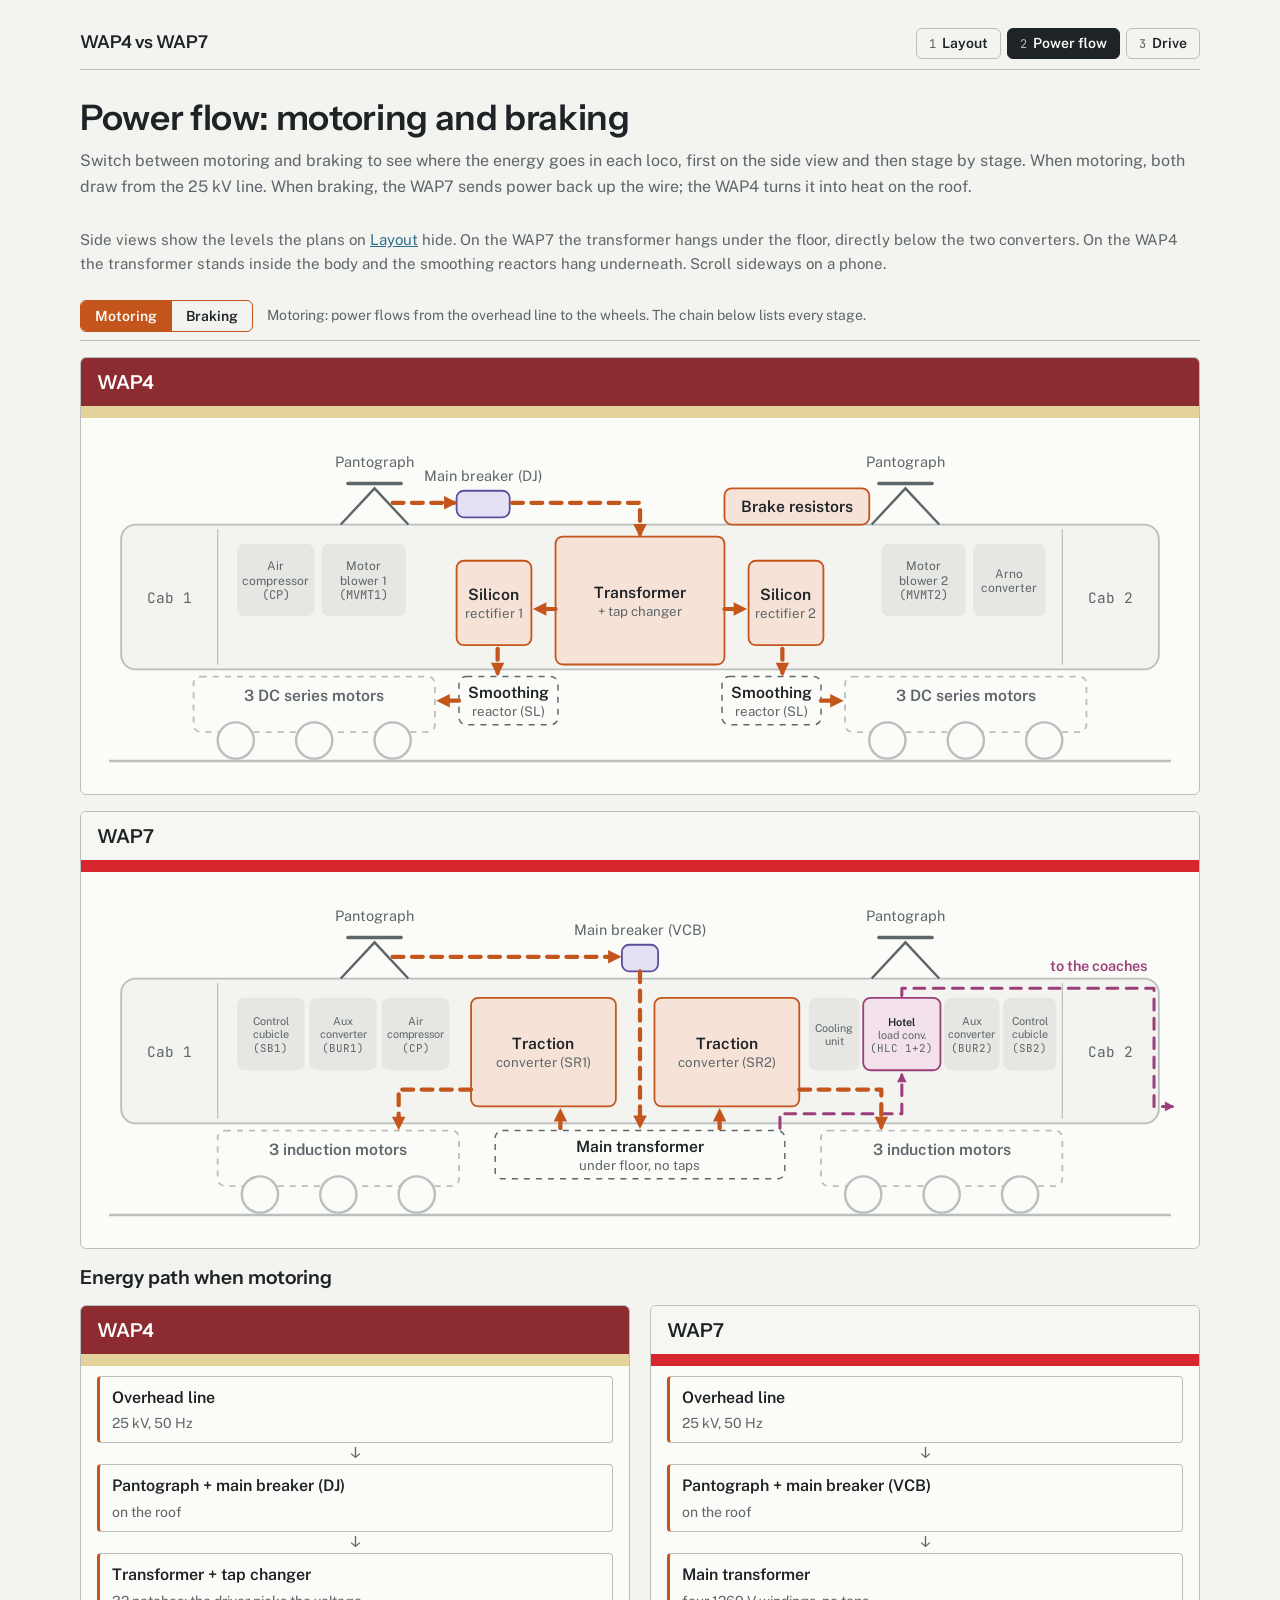
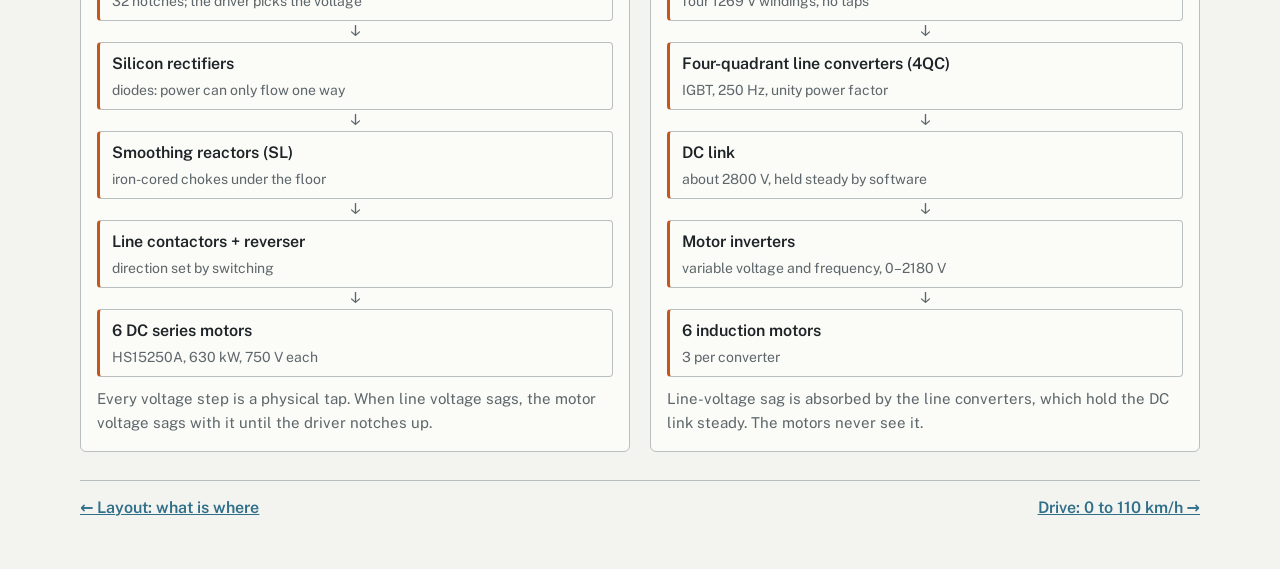
<file: power.html>
<!doctype html>
<html lang="en">
<head>
<meta charset="utf-8">
<meta name="viewport" content="width=device-width, initial-scale=1, viewport-fit=cover">
<meta name="description" content="Animated motoring and braking energy paths through the WAP4 and IGBT WAP7 locomotives.">
<style>:root{color-scheme:light}body{margin:0}img{max-width:100%}[hidden]{display:none!important}</style>
<title>WAP4 vs WAP7 Power Flow</title>
<link rel="preconnect" href="https://fonts.googleapis.com">
<link rel="stylesheet" href="https://fonts.googleapis.com/css2?family=Instrument+Sans:wght@500;600&family=Public+Sans:wght@400;600&family=JetBrains+Mono:wght@400;600&display=swap">
<link rel="stylesheet" href="style.css">
</head>
<body>
<div class="wrap">
  <nav class="site" aria-label="Pages">
    <a class="brand" href="./">WAP4 vs WAP7</a>
    <div class="tabs">
      <a href="./"><span>1</span>Layout</a>
      <a href="power.html" aria-current="page"><span>2</span>Power flow</a>
      <a href="drive.html"><span>3</span>Drive</a>
    </div>
  </nav>
  <header>
    <h1>Power flow: motoring and braking</h1>
    <p class="lede">Switch between motoring and braking to see where the energy goes in each loco, first on the side view and then stage by stage. When motoring, both draw from the 25 kV line. When braking, the WAP7 sends power back up the wire; the WAP4 turns it into heat on the roof.</p>
  </header>

  <section style="display:grid;gap:16px">
  <p class="cap">Side views show the levels the plans on <a href="./">Layout</a> hide. On the WAP7 the transformer hangs under the floor, directly below the two converters. On the WAP4 the transformer stands inside the body and the smoothing reactors hang underneath. Scroll sideways on a phone.</p>
  <div class="modebar">
    <div class="seg" role="group" aria-label="Energy flow">
      <button type="button" id="m-motor" data-mode="motor" aria-pressed="true">Motoring</button>
      <button type="button" id="m-brake" data-mode="brake" aria-pressed="false">Braking</button>
    </div>
    <div class="modehint" id="modehint"></div>
  </div>

    <figure class="liv4">
      <figcaption class="livhead"><h2>WAP4</h2></figcaption>
      <div class="scroll"><svg class="side" id="o4" viewBox="0 0 900 290" role="img" aria-label="WAP4 side view with animated energy flow"></svg></div>
    </figure>
    <figure class="liv7">
      <figcaption class="livhead"><h2>WAP7</h2></figcaption>
      <div class="scroll"><svg class="side" id="o7" viewBox="0 0 900 290" role="img" aria-label="WAP7 side view with animated energy flow"></svg></div>
    </figure>
    <h2 id="chainhead">Energy path, step by step</h2>
    <div class="chains">
      <div class="card liv4"><h2 class="livhead">WAP4</h2><ol class="chain" id="c4"></ol><p class="cap" id="c4cap"></p></div>
      <div class="card liv7"><h2 class="livhead">WAP7</h2><ol class="chain" id="c7"></ol><p class="cap" id="c7cap"></p></div>
    </div>
  </section>

  <nav class="pager" aria-label="Other pages"><a href="./">← Layout: what is where</a><a href="drive.html">Drive: 0 to 110 km/h →</a></nav>
</div>

<script src="common.js"></script>
<script>
const S7=side(document.getElementById("o7"),cfg7("o7"));
const S4=side(document.getElementById("o4"),cfg4("o4"));
let mode="motor";
const CH={
 WAP4:{motor:[["Overhead line","25 kV, 50 Hz"],["Pantograph + main breaker (DJ)","on the roof"],["Transformer + tap changer","32 notches; the driver picks the voltage"],["Silicon rectifiers","diodes: power can only flow one way"],["Smoothing reactors (SL)","iron-cored chokes under the floor"],["Line contactors + reverser","direction set by switching"],["6 DC series motors","HS15250A, 630 kW, 750 V each"]],
       motorCap:"Every voltage step is a physical tap. When line voltage sags, the motor voltage sags with it until the driver notches up.",
       brake:[["6 DC motors as generators","fields fed from the rectifier at a low notch"],["Braking contactors","reconnect the armatures"],["Roof resistor grids","blower-cooled"],["Heat to the air","energy is wasted"]],
       brakeCap:"Rheostatic only. The diodes cannot pass power back to the line, and braking effort fades at low speed."},
 WAP7:{motor:[["Overhead line","25 kV, 50 Hz"],["Pantograph + main breaker (VCB)","on the roof"],["Main transformer","four 1269 V windings, no taps"],["Four-quadrant line converters (4QC)","IGBT, 250 Hz, unity power factor"],["DC link","about 2800 V, held steady by software"],["Motor inverters","variable voltage and frequency, 0–2180 V"],["6 induction motors","3 per converter"]],
       motorCap:"Line-voltage sag is absorbed by the line converters, which hold the DC link steady. The motors never see it.",
       brake:[["Overhead line","receives power, in phase"],["Pantograph + main breaker (VCB)",""],["Main transformer",""],["Four-quadrant line converters (4QC)","now inverting DC back to 50 Hz"],["DC link","crowbar only clips spikes"],["Motor inverters","now rectifying"],["6 induction motors","running as generators"]],
       brakeCap:"Regenerative: the same hardware runs in reverse. IRIMEE puts the energy saving at 16–18%."}
};
function chain(id,loco){
  const ol=document.getElementById(id);ol.innerHTML="";
  const d=CH[loco],m=mode,items=d[m];
  const up=m==="brake"&&loco==="WAP7";
  items.forEach((it,i)=>{
    if(i){const a=document.createElement("li");a.className="arw";a.setAttribute("aria-hidden","true");a.textContent=up?"↑":"↓";ol.append(a)}
    const li=document.createElement("li");li.innerHTML=`<b>${it[0]}</b>${it[1]?`<span>${it[1]}</span>`:""}`;ol.append(li);
  });
  document.getElementById(id+"cap").textContent=d[m+"Cap"];
}
const hints={motor:"Motoring: power flows from the overhead line to the wheels. The chain below lists every stage.",brake:"Braking: the motors become generators. On the WAP7 the power goes back up the wire; on the WAP4 it becomes heat on the roof."};
function setMode(m){
  mode=m;
  for(const b of document.querySelectorAll(".seg button"))b.setAttribute("aria-pressed",String(b.dataset.mode===m));
  document.getElementById("modehint").textContent=hints[m];
  for(const S of [S4,S7])for(const md of ["motor","brake"])S.groups[md].style.display=md===m?"":"none";
  chain("c4","WAP4");chain("c7","WAP7");
  document.getElementById("chainhead").textContent=m==="brake"?"Energy path when braking":"Energy path when motoring";
}
for(const b of document.querySelectorAll(".seg button"))b.addEventListener("click",()=>setMode(b.dataset.mode));
setMode("motor");
</script>
</body>
</html>
</file>
<file: style.css>
/* Shared by all three pages. Colour and font tokens on :root with a dark-mode override; a wide wrap so the two locos sit side by side on desktop, stacking on phones. */
:root{
  --bg:#f3f3ef; --paper:#fbfbf8; --ink:#1d2326; --muted:#5d666a; --line:#b9bfbf;
  --power:#c4561d; --power-bg:#f6e2d6;
  --aux:#2f6f8a; --aux-bg:#dcebf1;
  --ctrl:#5d4f9a; --ctrl-bg:#e5e1f4;
  --air:#4f7a3a; --air-bg:#e2eedb;
  --cool:#7a6a2c; --cool-bg:#f0ead2;
  --hotel:#9a3f7a; --hotel-bg:#f3e1ec;
  --grey-bg:#e6e7e3;
  --display:"Instrument Sans",system-ui,sans-serif;
  --body:"Public Sans",system-ui,sans-serif;
  --mono:"JetBrains Mono",ui-monospace,monospace;
  /* Liveries: WAP4 maroon with a cream band, WAP7 white with a red stripe. Same in both themes. */
  --wap4-body:#8c2b30; --wap4-band:#e3d39b; --wap4-ink:#fff;
  --wap7-body:#f6f6f2; --wap7-band:#d7262e; --wap7-ink:#1d2326;
}
@media (prefers-color-scheme:dark){:root:not([data-theme="light"]){
  --bg:#15191b; --paper:#1d2225; --ink:#e7eae9; --muted:#9aa4a7; --line:#3d4649;
  --power:#ef8a55; --power-bg:#3d2417; --aux:#6fb6d4; --aux-bg:#16313c;
  --ctrl:#a99be6; --ctrl-bg:#2a2545; --air:#8fc174; --air-bg:#1f3218; --cool:#d1bd6d; --cool-bg:#352f16; --hotel:#e08cc4; --hotel-bg:#3a1e31; --grey-bg:#262c2f; color-scheme:dark}}
:root[data-theme="dark"]{
  --bg:#15191b; --paper:#1d2225; --ink:#e7eae9; --muted:#9aa4a7; --line:#3d4649;
  --power:#ef8a55; --power-bg:#3d2417; --aux:#6fb6d4; --aux-bg:#16313c;
  --ctrl:#a99be6; --ctrl-bg:#2a2545; --air:#8fc174; --air-bg:#1f3218; --cool:#d1bd6d; --cool-bg:#352f16; --hotel:#e08cc4; --hotel-bg:#3a1e31; --grey-bg:#262c2f; color-scheme:dark}
body{background:var(--bg);color:var(--ink);font:16px/1.6 var(--body);padding-inline:16px;padding-block:28px 48px}
.wrap{max-width:1120px;margin:0 auto;display:grid;gap:28px}
.site{display:flex;flex-wrap:wrap;align-items:baseline;justify-content:space-between;gap:8px 20px;padding-bottom:10px;border-bottom:1px solid var(--line)}
.site .brand{font:600 1.1rem/1 var(--display);color:var(--ink);text-decoration:none}
.tabs{display:flex;flex-wrap:wrap;gap:6px}
.tabs a{font:600 14px var(--body);color:var(--ink);text-decoration:none;padding:6px 12px;border:1.5px solid var(--line);border-radius:6px}
.tabs a:hover{border-color:var(--ink)}
.tabs a[aria-current="page"]{background:var(--ink);border-color:var(--ink);color:var(--paper)}
.tabs a span{font:12px var(--mono);opacity:.7;margin-right:6px}
.pager{display:flex;justify-content:space-between;flex-wrap:wrap;gap:12px;padding-top:14px;border-top:1px solid var(--line);font-weight:600}
.layoutgrid{display:grid;grid-template-columns:minmax(0,1fr);gap:20px;align-items:start}
@media (min-width:680px){.layoutgrid{grid-template-columns:repeat(2,minmax(0,1fr))}}
h1{font:600 clamp(1.6rem,4vw,2.2rem)/1.15 var(--display);letter-spacing:-.01em;margin:0;text-wrap:balance}
h2{font:600 1.2rem/1.25 var(--display);margin:0;text-wrap:balance}
.lede{color:var(--muted);margin:10px 0 0}
.note{font:12px/1.5 var(--mono);color:var(--muted);text-transform:uppercase;letter-spacing:.06em}
.legend{display:flex;flex-wrap:wrap;gap:8px 16px;font-size:14px}
.legend span{display:inline-flex;align-items:center;gap:6px}
.sw{width:14px;height:14px;border-radius:3px;border:1.5px solid}
.legend .dash{border-style:dashed;background:transparent!important;border-color:var(--muted)}
.modebar{position:sticky;top:env(safe-area-inset-top,0px);z-index:5;background:var(--bg);padding-block:8px;display:flex;flex-wrap:wrap;align-items:center;gap:8px 14px;border-bottom:1px solid var(--line)}
.seg{display:inline-flex;border:1.5px solid var(--power);border-radius:6px;overflow:hidden}
.seg button{font:600 14px var(--body);background:transparent;color:var(--ink);border:0;padding:7px 14px;cursor:pointer}
.seg button+button{border-left:1.5px solid var(--power)}
.seg button[aria-pressed="true"]{background:var(--power);color:var(--paper)}
.seg button:focus-visible{outline:2px solid var(--ink);outline-offset:-4px}
.modehint{font-size:14px;color:var(--muted);min-width:0;flex:1 1 240px}
.chains{display:grid;grid-template-columns:repeat(auto-fit,minmax(300px,1fr));gap:20px}
figure,.card{margin:0;background:var(--paper);border:1px solid var(--line);border-radius:6px;padding:16px;display:grid;gap:10px;min-width:0}
figcaption{display:flex;justify-content:space-between;align-items:baseline;gap:8px;flex-wrap:wrap}
.plan{width:100%;height:auto;display:block;max-width:420px;margin:0 auto}
.blk{cursor:pointer;transition:opacity .25s}
.blk:focus{outline:none}
.blk:focus-visible rect,.blk.on rect{stroke-width:3}
.blk text,.part text{pointer-events:none}
.panel{background:var(--paper);border:1px solid var(--line);border-radius:6px;padding:18px 20px;display:grid;gap:8px;container-type:inline-size;min-width:0}
.panel .tag{font:12px var(--mono);text-transform:uppercase;letter-spacing:.06em}
.panel h3{font:600 1.3rem/1.2 var(--display);margin:0}
.panel p{margin:0}
.panel .vs{color:var(--muted);font-size:15px}
.cab{display:grid;grid-template-columns:minmax(0,380px) minmax(0,1fr);gap:20px;align-items:start;margin-top:10px;padding-top:14px;border-top:1px solid var(--line)}
@container (max-width:640px){.cab{grid-template-columns:minmax(0,1fr)}}
.cab svg{width:100%;height:auto;display:block;max-width:380px}
.part{cursor:pointer}
.part:focus{outline:none}
.part:focus-visible rect,.part.on rect{stroke-width:3}
.partinfo{display:grid;gap:6px;min-width:0}
.partinfo h4{font:600 1.1rem/1.2 var(--display);margin:0}
.scroll{overflow-x:auto;-webkit-overflow-scrolling:touch}
.side{display:block;min-width:720px;width:100%;height:auto}
.flow{fill:none;stroke:var(--power);stroke-width:3.5;stroke-dasharray:9 7;stroke-linecap:round;stroke-linejoin:round}
@media (prefers-reduced-motion:no-preference){.flow{animation:run 1.1s linear infinite}}
@keyframes run{to{stroke-dashoffset:-32}}
.chain{list-style:none;margin:0;padding:0;display:grid;gap:0}
.chain li{display:grid;gap:2px;padding:8px 12px;border:1px solid var(--line);border-left:3px solid var(--power);background:var(--paper);border-radius:4px}
.chain li b{font-weight:600}
.chain li span{font-size:14px;color:var(--muted)}
.chain .arw{border:0;background:none;padding:3px 0;text-align:center;color:var(--muted);font:400 15px/1 var(--mono)}
.cap{font-size:15px;color:var(--muted);margin:0}
.sources{display:grid;gap:12px}
.sources ul{margin:0;padding-left:20px;display:grid;gap:8px}
a{color:var(--aux)}
a:focus-visible{outline:2px solid var(--aux);outline-offset:2px}
code{font:14px var(--mono)}
.sim{display:grid;gap:16px}
.btn{font:600 14px var(--body);color:var(--ink);background:var(--paper);border:1.5px solid var(--line);border-radius:6px;padding:7px 14px;cursor:pointer}
.btn:hover:not(:disabled){border-color:var(--ink)}
.btn:focus-visible{outline:2px solid var(--aux);outline-offset:2px}
.btn:disabled{opacity:.45;cursor:not-allowed}
.btn.primary{background:var(--power);border-color:var(--power);color:var(--paper)}
.btn.sq{min-width:38px;padding:6px 10px}
.btn[aria-pressed="true"]{background:var(--ink);color:var(--paper);border-color:var(--ink)}
.simbar{display:flex;flex-wrap:wrap;gap:8px 12px;align-items:center;position:sticky;top:env(safe-area-inset-top,0px);z-index:5;background:var(--bg);padding-block:8px;border-bottom:1px solid var(--line)}
.clock{margin-left:auto;display:inline-flex;align-items:baseline;gap:8px;font:12px var(--mono);text-transform:uppercase;letter-spacing:.06em;color:var(--muted)}
.clock output{font:600 1.5rem/1 var(--mono);color:var(--ink);letter-spacing:0;font-variant-numeric:tabular-nums}
.gauge.absent{border-style:dashed}
.gauge.absent .gl{display:flex;justify-content:space-between;align-items:baseline;flex-wrap:wrap;gap:0 8px}
.gnote{font:11px var(--mono);color:var(--muted)}
.inl{display:inline-flex;align-items:center;gap:6px;font-size:14px;color:var(--muted)}
select{font:14px var(--body);padding:5px 8px;border-radius:6px;border:1.5px solid var(--line);background:var(--paper);color:var(--ink)}
input[type=range]{width:100%;accent-color:var(--power)}
.simgrid,.charts{display:grid;grid-template-columns:repeat(auto-fit,minmax(300px,1fr));gap:20px}
.ctrl{display:grid;gap:8px}
.ctlrow{display:flex;align-items:center;gap:8px;flex-wrap:wrap}
.lbl{font-size:14px;color:var(--muted);flex:1 1 auto}
output.big{font:600 1.15rem/1 var(--mono);font-variant-numeric:tabular-nums;min-width:4.2em;text-align:center}
.seg2{display:inline-flex;gap:4px}
.ladder{display:grid;grid-template-columns:repeat(32,1fr);gap:2px;height:16px}
.ladder i{background:var(--grey-bg);border-radius:1px}
.ladder i.on{background:var(--power)}
.hintsm{font-size:13px;color:var(--muted);margin:0}
.flowbar{height:6px;border-radius:3px;background:var(--grey-bg)}
.flowbar.live{background:repeating-linear-gradient(90deg,var(--power) 0 10px,transparent 10px 20px);background-size:20px 100%}
@media (prefers-reduced-motion:no-preference){.flowbar.live{animation:belt var(--dur) linear infinite}}
@keyframes belt{to{background-position:20px 0}}
.rows{display:grid;gap:16px}
.row{display:grid;grid-template-columns:minmax(0,1fr) auto;gap:5px 10px;font-size:14px}
.rl{color:var(--muted)}
.rv{font:13px var(--mono);font-variant-numeric:tabular-nums;text-align:right}
.row .m{grid-column:1/-1;height:5px;background:var(--grey-bg);border-radius:2px;overflow:hidden}
.row .m i{display:block;height:100%;background:var(--aux);width:0}
.row .m i.warnm{background:var(--cool)}
.row .m i.bad{background:var(--power)}
.warn{min-height:1.4em;font-size:14px;font-weight:600;color:var(--power)}
.log{list-style:none;margin:0;padding:0;display:grid;gap:4px;font-size:13px;min-height:5em}
.log li{display:flex;gap:8px}
.log li span{font:12px var(--mono);color:var(--muted);flex:none}
.result{font-weight:600;min-height:1.4em}
canvas{width:100%;height:220px;display:block}
.key{display:inline-block;width:14px;height:3px;vertical-align:middle;margin:0 4px 0 8px}
.k4{background:var(--power)}.k7{background:var(--aux)}
.gauges{display:grid;grid-template-columns:repeat(2,minmax(0,1fr));gap:10px}
.gauge{border:1px solid var(--line);border-radius:6px;padding:8px 10px;display:grid;gap:4px;min-width:0}
.gl{font-size:13px;color:var(--muted)}
.gv{font:600 1.6rem/1 var(--mono);font-variant-numeric:tabular-nums}
.gv small{font:12px var(--mono);color:var(--muted);margin-left:4px}
.gv.warnm{color:var(--cool)}.gv.bad{color:var(--power)}
.gb{position:relative;height:8px;background:var(--grey-bg);border-radius:4px}
.gb i{display:block;height:100%;width:0;background:var(--aux);border-radius:4px}
.gb i.warnm{background:var(--cool)}.gb i.bad{background:var(--power)}
.gb b{position:absolute;top:-3px;bottom:-3px;width:2px;background:var(--ink)}
.gs{font-size:11px;color:var(--muted);min-height:1.3em;line-height:1.3}
.ohe{justify-self:start;max-width:100%;gap:6px}
.ohectl{display:flex;flex-wrap:wrap;align-items:center;gap:8px}
.ohectl .lbl{flex:0 1 auto;color:var(--ink);margin-right:6px}
.ohev{font:600 1.5rem/1 var(--mono);font-variant-numeric:tabular-nums;min-width:4.4em;text-align:center}
.ohezone{font-size:14px;font-weight:600;min-height:1.4em}
/* Livery header: the loco's body colour with its stripe, bled to the card edges. */
.liv4{--lb:var(--wap4-body);--ls:var(--wap4-band);--li:var(--wap4-ink)}
.liv7{--lb:var(--wap7-body);--ls:var(--wap7-band);--li:var(--wap7-ink)}
.livhead{margin:calc(-1*var(--pt,16px)) calc(-1*var(--px,16px)) 0;padding:12px var(--px,16px) 24px;border-radius:5px 5px 0 0;color:var(--li);
  background:linear-gradient(var(--lb) 0 calc(100% - 12px),var(--ls) calc(100% - 12px))}
.livhead .note{color:inherit;opacity:.8}
.panel{--pt:18px;--px:20px}
.panel .tag.livhead{font-weight:600;letter-spacing:.1em;display:flex;justify-content:space-between;align-items:center;padding-top:8px}
/* Layout detail popup: a modal <dialog>, closed until a block is tapped. */
.pop{width:min(780px,calc(100vw - 32px));max-height:calc(100dvh - 48px);overflow-y:auto;margin:auto;color:var(--ink);box-shadow:0 12px 40px rgb(0 0 0 / .35)}
.pop:not([open]){display:none}
.pop::backdrop{background:rgb(0 0 0 / .45)}
.x{font:400 26px/1 var(--body);color:inherit;background:none;border:0;padding:2px 6px;margin-right:-6px;cursor:pointer;border-radius:4px}
.x:focus-visible{outline:2px solid currentColor}
/* Drive page: four labelled sections per loco, lined up across the two cards with subgrid. */
.loco{grid-row:span 5;grid-template-rows:subgrid;row-gap:0}
.loco>.livhead{display:flex;justify-content:space-between;align-items:baseline;flex-wrap:wrap;gap:4px 12px}
.sect{display:grid;gap:10px;align-content:start;padding-block:16px 18px;border-top:1px solid var(--line)}
.loco>.livhead+.sect{border-top:0}
.secthead{font:600 12px var(--mono);text-transform:uppercase;letter-spacing:.08em;color:var(--muted)}
.speedo{text-align:center;font:600 2.6rem/1 var(--mono);font-variant-numeric:tabular-nums}
.speedo small{font:13px var(--mono);color:var(--muted);margin-left:6px}
.sect .log{min-height:0}
.log:empty::before{content:"Nothing yet.";color:var(--muted)}
.stepper{display:inline-flex;align-items:center;gap:8px;margin-left:auto}
.ctlrow .lbl{flex:1 1 12em}
.warn:empty{display:none}
.flow.hot{stroke:var(--hotel);stroke-width:2.5}
.howto{margin:0;padding-left:20px;display:grid;gap:4px;font-size:15px;color:var(--muted)}
.howto b{color:var(--ink)}
</file>
